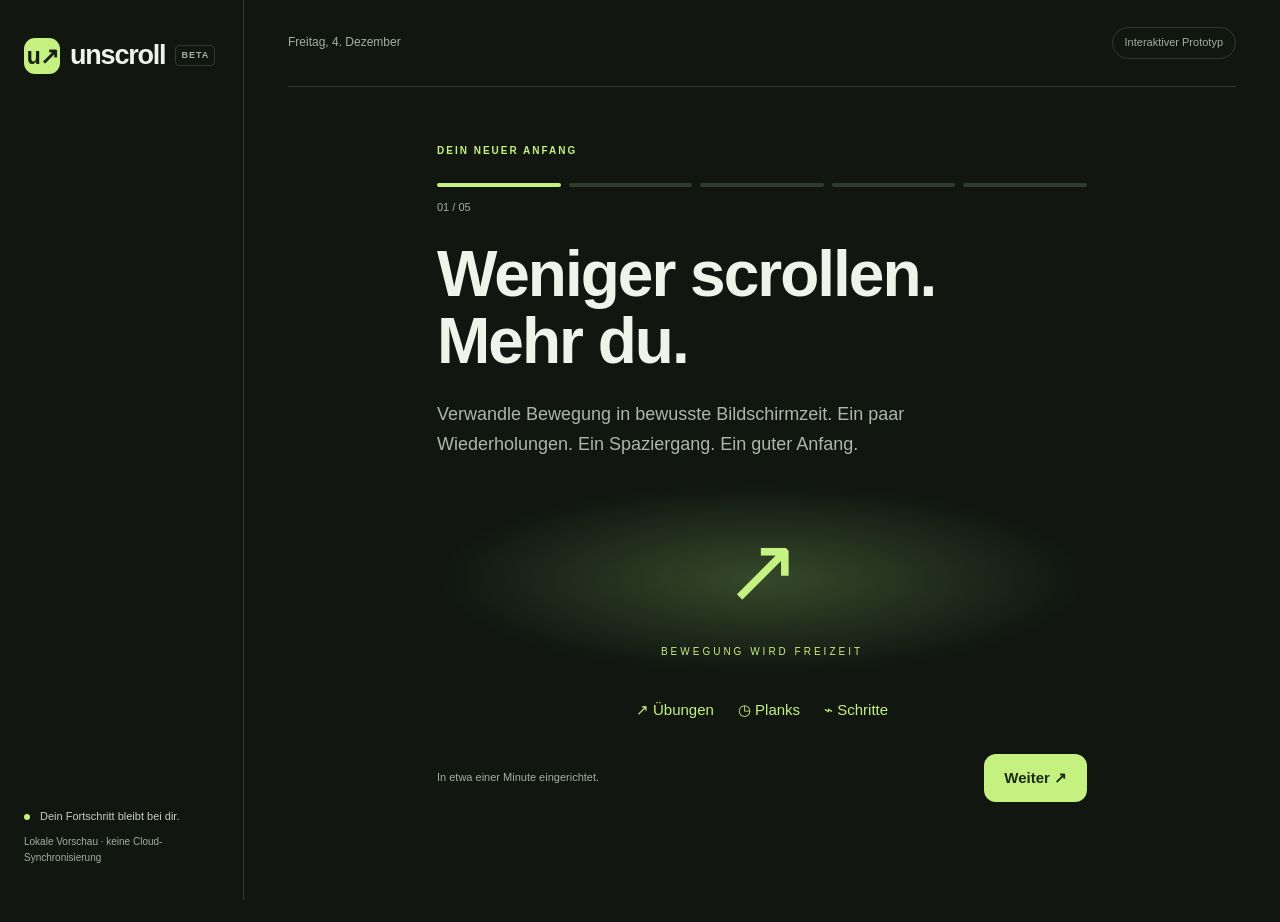
<file: preview/index.html>
<!doctype html>
<html lang="de">
<head>
  <meta charset="utf-8"><meta name="viewport" content="width=device-width,initial-scale=1">
  <meta name="theme-color" content="#111611"><title>Unscroll · Dein Prototyp</title>
  <link rel="stylesheet" href="style.css">
  <script src="model.js" defer></script><script src="app.js" defer></script>
</head>
<body>
  <aside class="sidebar">
    <a class="brand" href="#home" aria-label="Unscroll Start"><span class="brandmark">u↗</span>unscroll<span class="beta">BETA</span></a>
    <div class="nav-caption">MEHR LEBEN. WENIGER SCROLLEN.</div>
    <nav id="nav" aria-label="Hauptnavigation"></nav>
    <div class="sidebar-bottom"><span class="status-dot"></span> Dein Fortschritt bleibt bei dir.<p>Lokale Vorschau · keine Cloud-Synchronisierung</p></div>
  </aside>
  <div class="workspace">
    <header class="topbar"><span id="date"></span><div><span class="preview-badge">Interaktiver Prototyp</span><button id="avatar" class="avatar" aria-label="Profil öffnen">U</button></div></header>
    <div class="simulation-note"><span>ⓘ</span><span><strong>Vorschau am PC.</strong> App-Nutzung, Kamera und Freunde sind Simulationen. Echte iPhone-Apps werden hier nicht gesperrt.</span></div>
    <main id="content"></main>
    <footer>unscroll <span>Earn your screen time. Get your life back.</span><button id="reset" class="text-button">Vorschau zurücksetzen</button></footer>
  </div>
  <dialog id="dialog" aria-labelledby="dialog-title"></dialog>
  <div id="toast" role="status" aria-live="polite"></div>
</body></html>
</file>
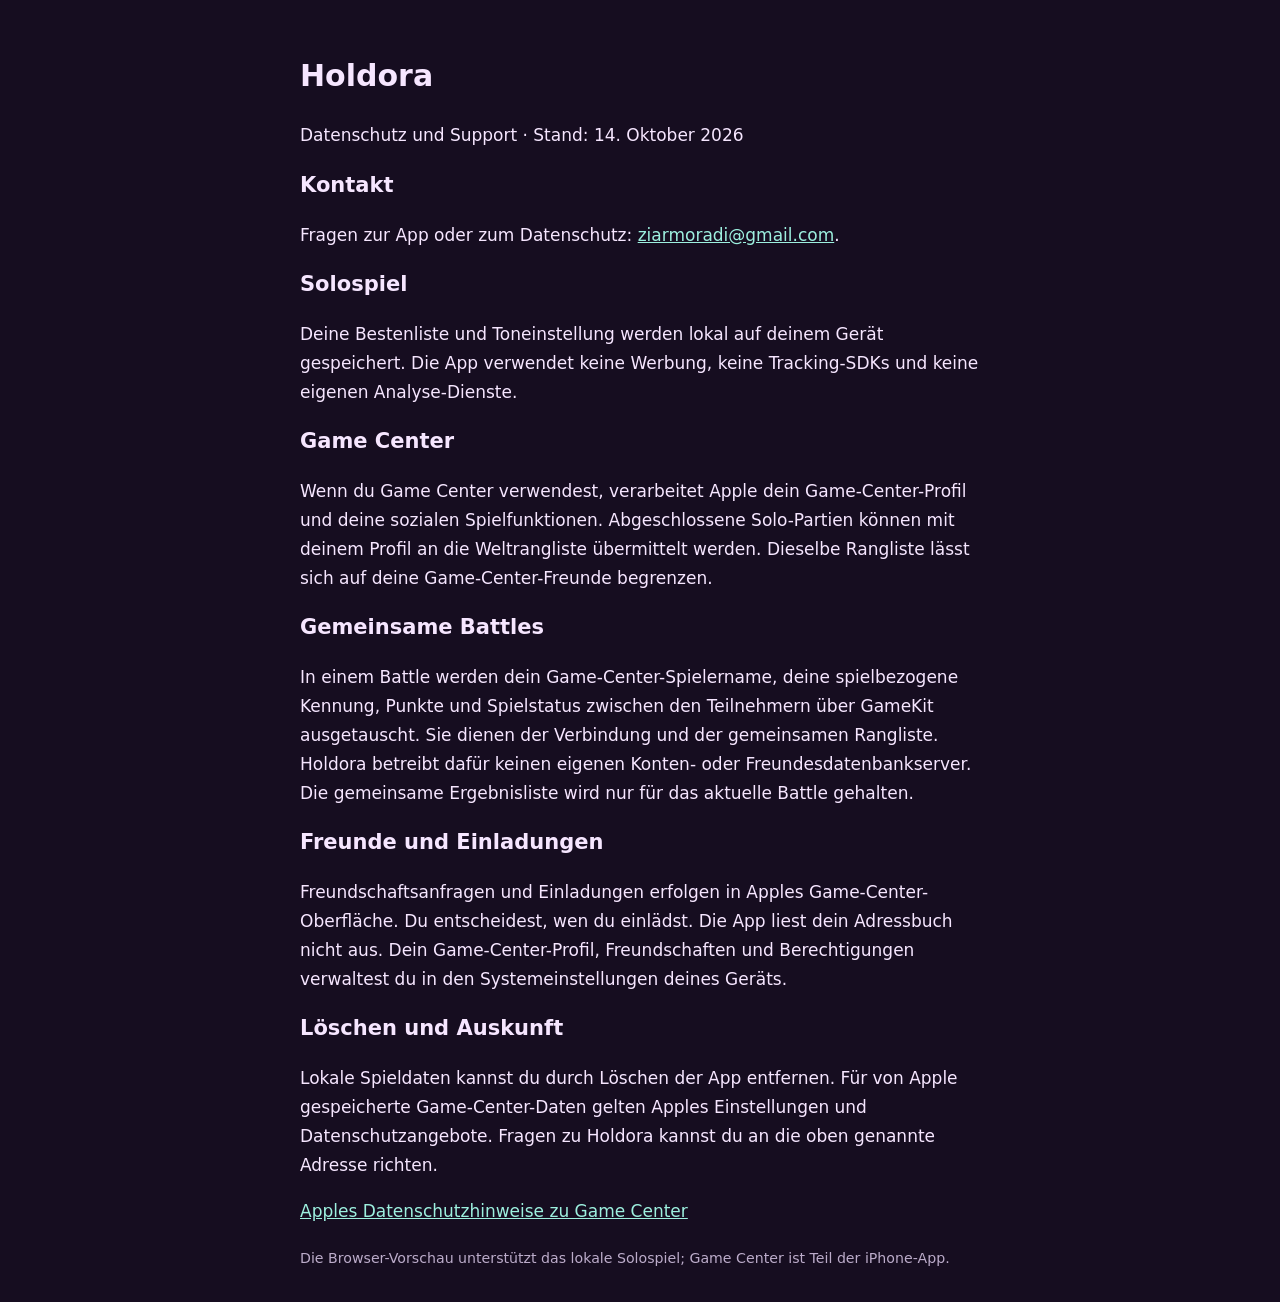
<file: holdora.html>
<!doctype html><html lang="de"><meta charset="utf-8"><meta name="viewport" content="width=device-width,initial-scale=1"><title>Holdora · Datenschutz & Support</title><style>body{font:17px/1.7 system-ui;background:#160d20;color:#f6e6ff;max-width:680px;margin:0 auto;padding:30px 24px}h1{font-size:30px}h2{font-size:21px}a{color:#9df0df}small{color:#bcacca}</style><h1>Holdora</h1><p>Datenschutz und Support · Stand: 14. Oktober 2026</p><h2>Kontakt</h2><p>Fragen zur App oder zum Datenschutz: <a href="mailto:ziarmoradi@gmail.com">ziarmoradi@gmail.com</a>.</p><h2>Solospiel</h2><p>Deine Bestenliste und Toneinstellung werden lokal auf deinem Gerät gespeichert. Die App verwendet keine Werbung, keine Tracking-SDKs und keine eigenen Analyse-Dienste.</p><h2>Game Center</h2><p>Wenn du Game Center verwendest, verarbeitet Apple dein Game-Center-Profil und deine sozialen Spielfunktionen. Abgeschlossene Solo-Partien können mit deinem Profil an die Weltrangliste übermittelt werden. Dieselbe Rangliste lässt sich auf deine Game-Center-Freunde begrenzen.</p><h2>Gemeinsame Battles</h2><p>In einem Battle werden dein Game-Center-Spielername, deine spielbezogene Kennung, Punkte und Spielstatus zwischen den Teilnehmern über GameKit ausgetauscht. Sie dienen der Verbindung und der gemeinsamen Rangliste. Holdora betreibt dafür keinen eigenen Konten- oder Freundesdatenbankserver. Die gemeinsame Ergebnisliste wird nur für das aktuelle Battle gehalten.</p><h2>Freunde und Einladungen</h2><p>Freundschaftsanfragen und Einladungen erfolgen in Apples Game-Center-Oberfläche. Du entscheidest, wen du einlädst. Die App liest dein Adressbuch nicht aus. Dein Game-Center-Profil, Freundschaften und Berechtigungen verwaltest du in den Systemeinstellungen deines Geräts.</p><h2>Löschen und Auskunft</h2><p>Lokale Spieldaten kannst du durch Löschen der App entfernen. Für von Apple gespeicherte Game-Center-Daten gelten Apples Einstellungen und Datenschutzangebote. Fragen zu Holdora kannst du an die oben genannte Adresse richten.</p><p><a href="https://www.apple.com/legal/privacy/data/en/game-center/">Apples Datenschutzhinweise zu Game Center</a></p><small>Die Browser-Vorschau unterstützt das lokale Solospiel; Game Center ist Teil der iPhone-App.</small></html>
</file>
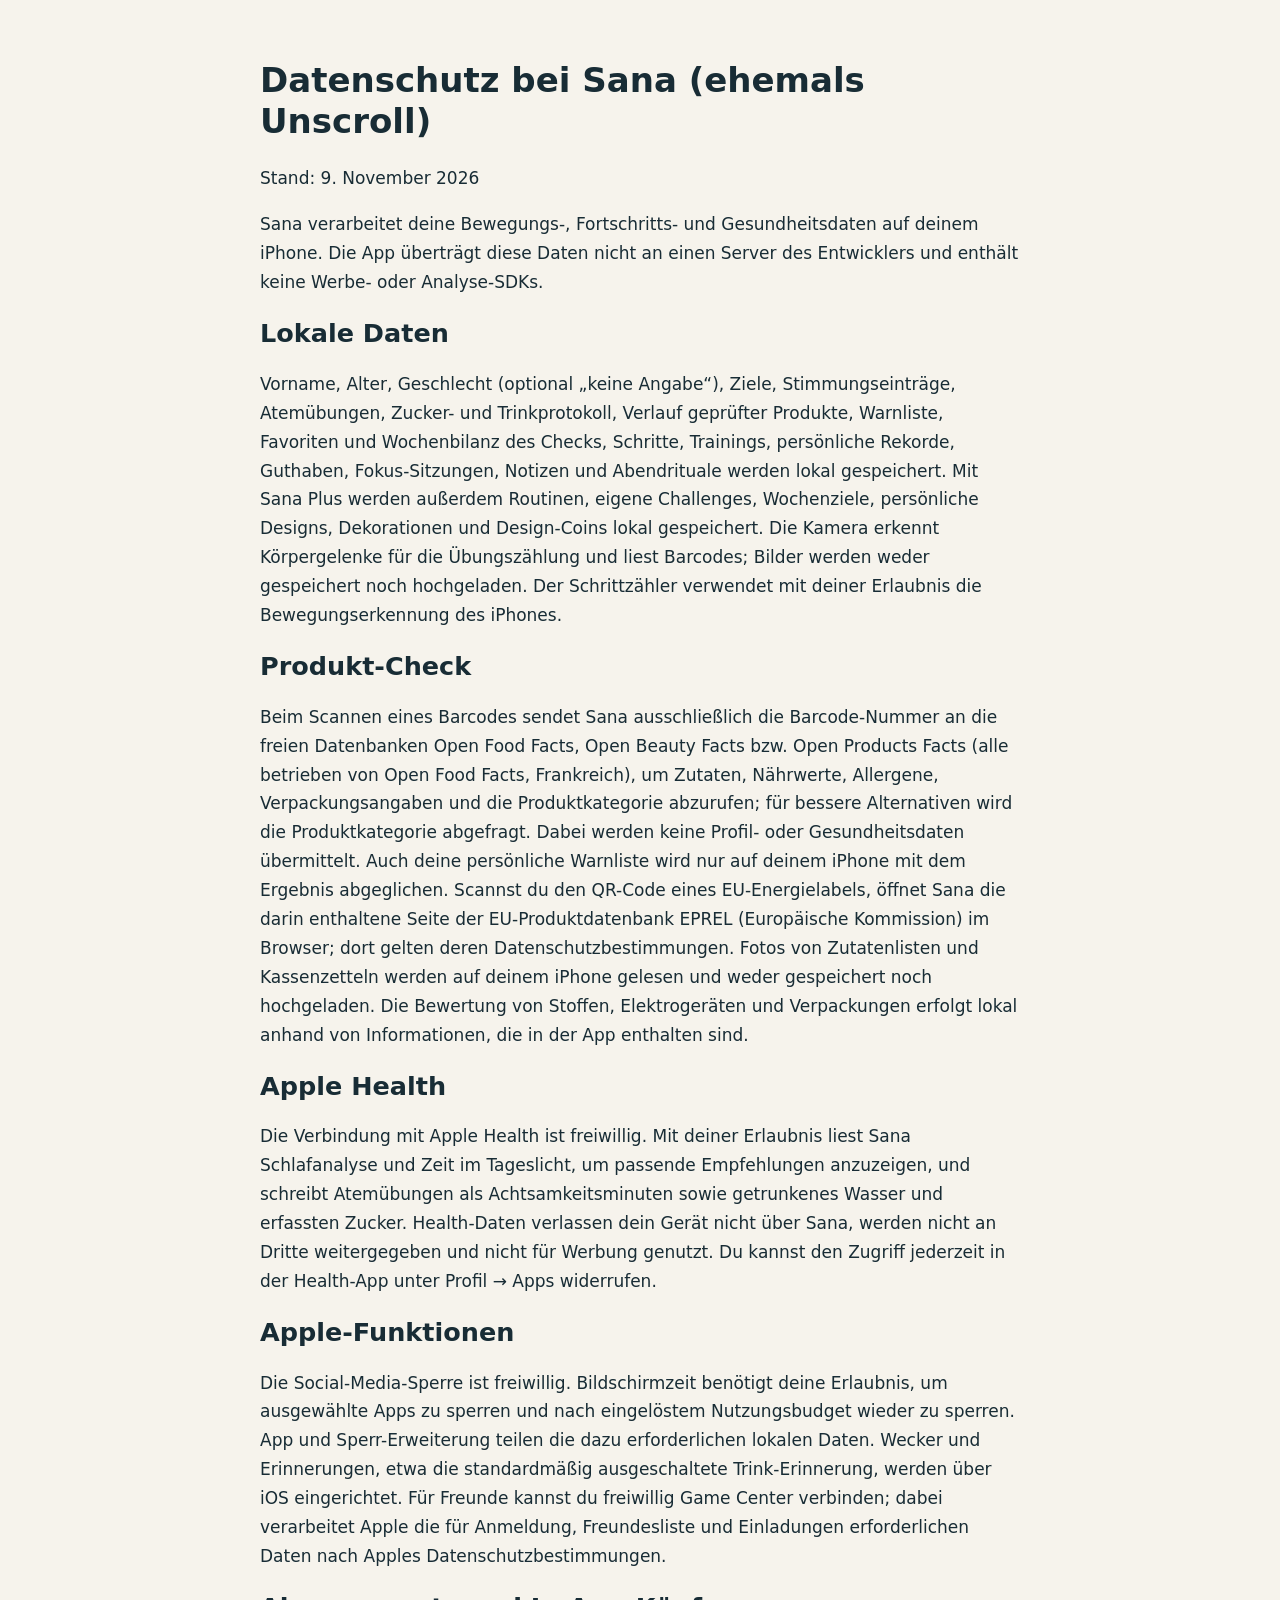
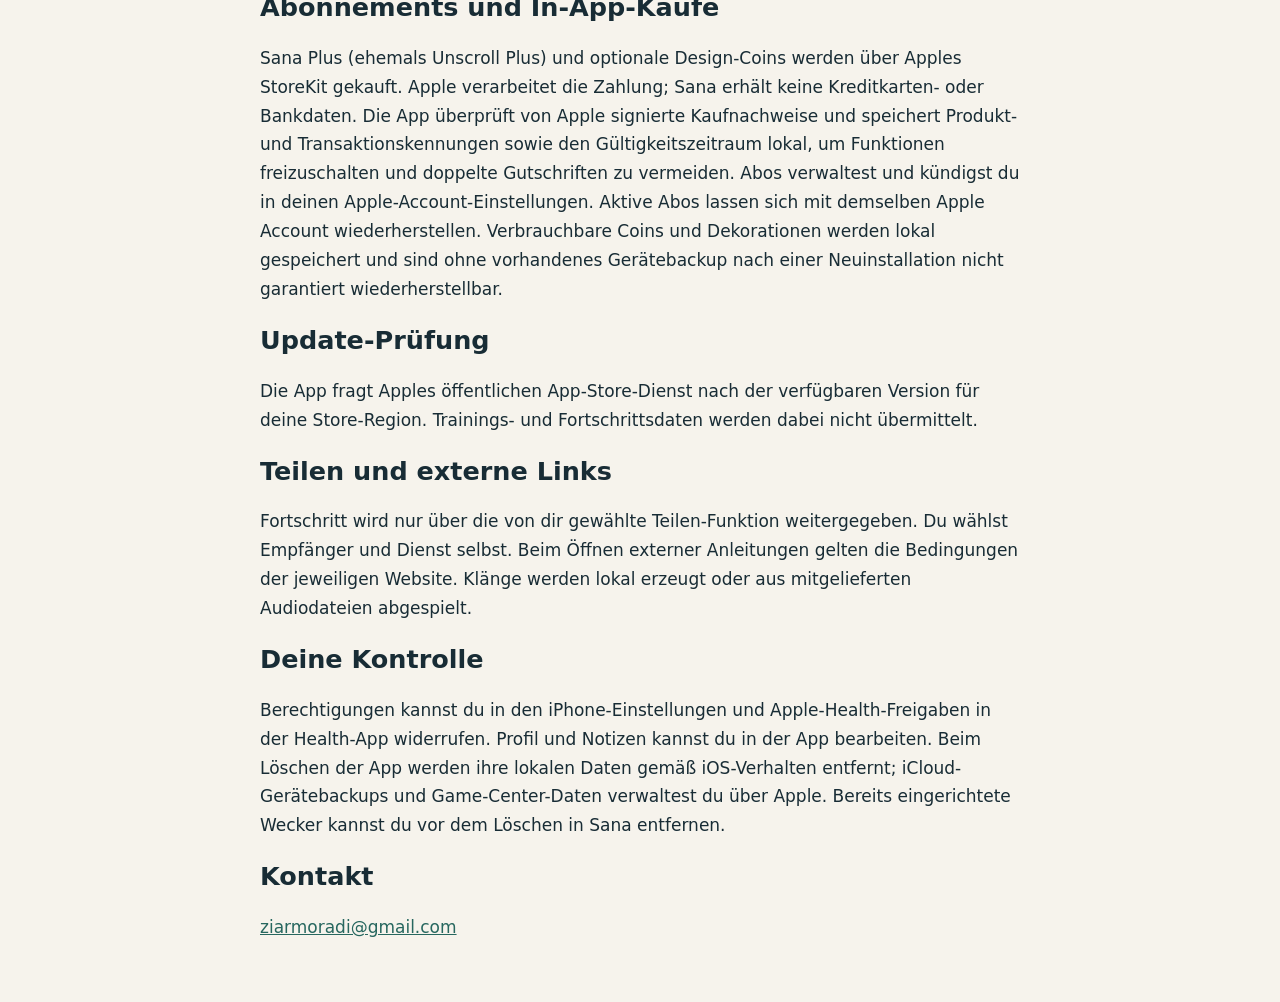
<file: privacy.html>
<!DOCTYPE html>
<html lang="de">
<head><meta charset="UTF-8"><meta name="viewport" content="width=device-width, initial-scale=1"><title>Datenschutz – Sana (ehemals Unscroll)</title>
<style>body{font:17px/1.7 system-ui;max-width:760px;margin:60px auto;padding:0 24px;color:#182c35;background:#f6f3ec}h1,h2{line-height:1.2}a{color:#27675f}</style></head>
<body>
<h1>Datenschutz bei Sana (ehemals Unscroll)</h1><p>Stand: 9. November 2026</p>
<p>Sana verarbeitet deine Bewegungs-, Fortschritts- und Gesundheitsdaten auf deinem iPhone. Die App überträgt diese Daten nicht an einen Server des Entwicklers und enthält keine Werbe- oder Analyse-SDKs.</p>
<h2>Lokale Daten</h2><p>Vorname, Alter, Geschlecht (optional „keine Angabe“), Ziele, Stimmungseinträge, Atemübungen, Zucker- und Trinkprotokoll, Verlauf geprüfter Produkte, Warnliste, Favoriten und Wochenbilanz des Checks, Schritte, Trainings, persönliche Rekorde, Guthaben, Fokus-Sitzungen, Notizen und Abendrituale werden lokal gespeichert. Mit Sana Plus werden außerdem Routinen, eigene Challenges, Wochenziele, persönliche Designs, Dekorationen und Design-Coins lokal gespeichert. Die Kamera erkennt Körpergelenke für die Übungszählung und liest Barcodes; Bilder werden weder gespeichert noch hochgeladen. Der Schrittzähler verwendet mit deiner Erlaubnis die Bewegungserkennung des iPhones.</p>
<h2>Produkt-Check</h2><p>Beim Scannen eines Barcodes sendet Sana ausschließlich die Barcode-Nummer an die freien Datenbanken Open Food Facts, Open Beauty Facts bzw. Open Products Facts (alle betrieben von Open Food Facts, Frankreich), um Zutaten, Nährwerte, Allergene, Verpackungsangaben und die Produktkategorie abzurufen; für bessere Alternativen wird die Produktkategorie abgefragt. Dabei werden keine Profil- oder Gesundheitsdaten übermittelt. Auch deine persönliche Warnliste wird nur auf deinem iPhone mit dem Ergebnis abgeglichen. Scannst du den QR-Code eines EU-Energielabels, öffnet Sana die darin enthaltene Seite der EU-Produktdatenbank EPREL (Europäische Kommission) im Browser; dort gelten deren Datenschutzbestimmungen. Fotos von Zutatenlisten und Kassenzetteln werden auf deinem iPhone gelesen und weder gespeichert noch hochgeladen. Die Bewertung von Stoffen, Elektrogeräten und Verpackungen erfolgt lokal anhand von Informationen, die in der App enthalten sind.</p>
<h2>Apple Health</h2><p>Die Verbindung mit Apple Health ist freiwillig. Mit deiner Erlaubnis liest Sana Schlafanalyse und Zeit im Tageslicht, um passende Empfehlungen anzuzeigen, und schreibt Atemübungen als Achtsamkeitsminuten sowie getrunkenes Wasser und erfassten Zucker. Health-Daten verlassen dein Gerät nicht über Sana, werden nicht an Dritte weitergegeben und nicht für Werbung genutzt. Du kannst den Zugriff jederzeit in der Health-App unter Profil → Apps widerrufen.</p>
<h2>Apple-Funktionen</h2><p>Die Social-Media-Sperre ist freiwillig. Bildschirmzeit benötigt deine Erlaubnis, um ausgewählte Apps zu sperren und nach eingelöstem Nutzungsbudget wieder zu sperren. App und Sperr-Erweiterung teilen die dazu erforderlichen lokalen Daten. Wecker und Erinnerungen, etwa die standardmäßig ausgeschaltete Trink-Erinnerung, werden über iOS eingerichtet. Für Freunde kannst du freiwillig Game Center verbinden; dabei verarbeitet Apple die für Anmeldung, Freundesliste und Einladungen erforderlichen Daten nach Apples Datenschutzbestimmungen.</p>
<h2>Abonnements und In-App-Käufe</h2><p>Sana Plus (ehemals Unscroll Plus) und optionale Design-Coins werden über Apples StoreKit gekauft. Apple verarbeitet die Zahlung; Sana erhält keine Kreditkarten- oder Bankdaten. Die App überprüft von Apple signierte Kaufnachweise und speichert Produkt- und Transaktionskennungen sowie den Gültigkeitszeitraum lokal, um Funktionen freizuschalten und doppelte Gutschriften zu vermeiden. Abos verwaltest und kündigst du in deinen Apple-Account-Einstellungen. Aktive Abos lassen sich mit demselben Apple Account wiederherstellen. Verbrauchbare Coins und Dekorationen werden lokal gespeichert und sind ohne vorhandenes Gerätebackup nach einer Neuinstallation nicht garantiert wiederherstellbar.</p><h2>Update-Prüfung</h2><p>Die App fragt Apples öffentlichen App-Store-Dienst nach der verfügbaren Version für deine Store-Region. Trainings- und Fortschrittsdaten werden dabei nicht übermittelt.</p>
<h2>Teilen und externe Links</h2><p>Fortschritt wird nur über die von dir gewählte Teilen-Funktion weitergegeben. Du wählst Empfänger und Dienst selbst. Beim Öffnen externer Anleitungen gelten die Bedingungen der jeweiligen Website. Klänge werden lokal erzeugt oder aus mitgelieferten Audiodateien abgespielt.</p>
<h2>Deine Kontrolle</h2><p>Berechtigungen kannst du in den iPhone-Einstellungen und Apple-Health-Freigaben in der Health-App widerrufen. Profil und Notizen kannst du in der App bearbeiten. Beim Löschen der App werden ihre lokalen Daten gemäß iOS-Verhalten entfernt; iCloud-Gerätebackups und Game-Center-Daten verwaltest du über Apple. Bereits eingerichtete Wecker kannst du vor dem Löschen in Sana entfernen.</p>
<h2>Kontakt</h2><p><a href="mailto:ziarmoradi@gmail.com">ziarmoradi@gmail.com</a></p>
</body></html>
</file>
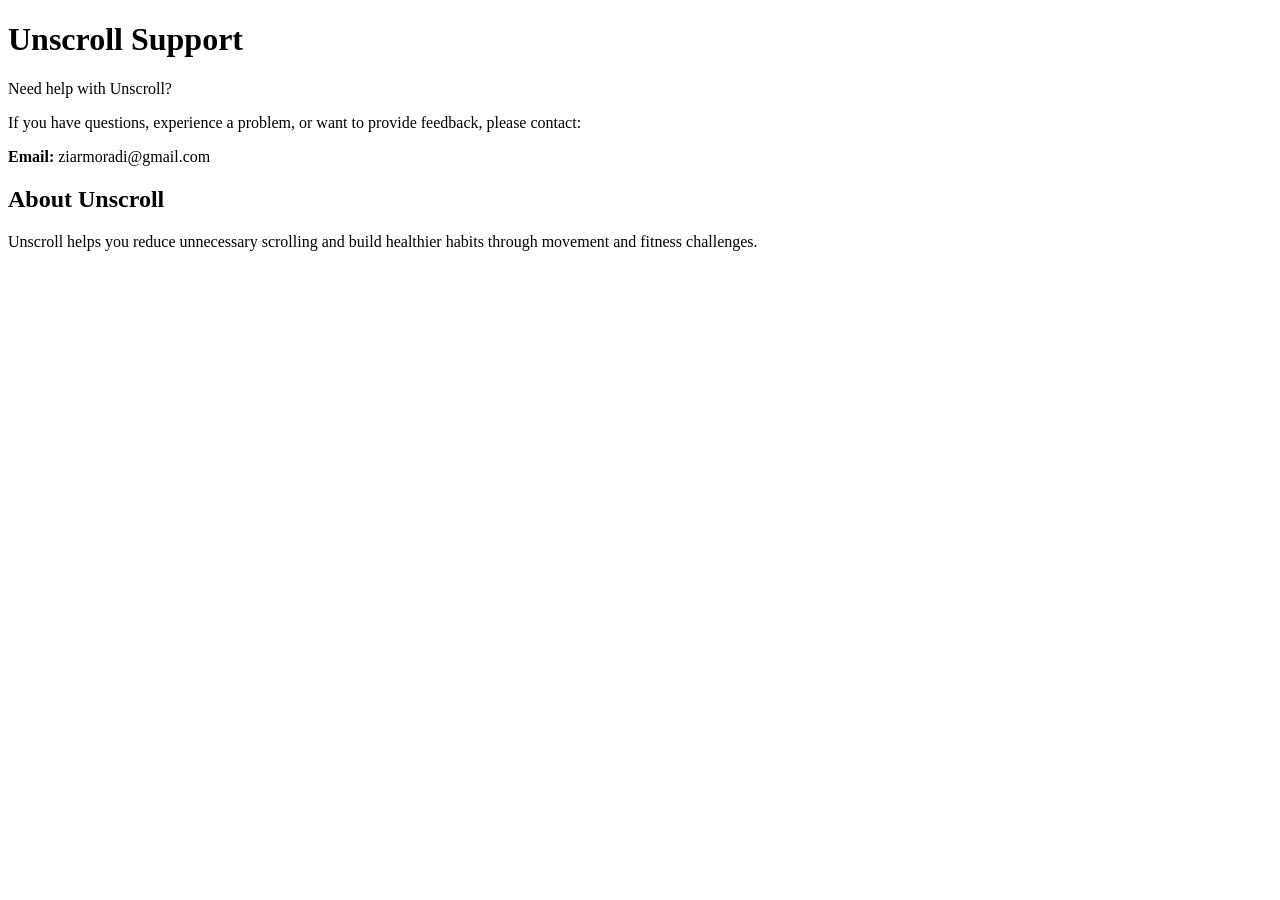
<file: support.html>
<!DOCTYPE html>
<html lang="en">
<head>
  <meta charset="UTF-8">
  <meta name="viewport" content="width=device-width, initial-scale=1.0">
  <title>Unscroll Support</title>
</head>
<body>
  <h1>Unscroll Support</h1>

  <p>Need help with Unscroll?</p>

  <p>If you have questions, experience a problem, or want to provide feedback, please contact:</p>

  <p><strong>Email:</strong> ziarmoradi@gmail.com</p>

  <h2>About Unscroll</h2>
  <p>Unscroll helps you reduce unnecessary scrolling and build healthier habits through movement and fitness challenges.</p>
</body>
</html>
</file>
<file: preview/style.css>
:root{color-scheme:dark;--bg:#111611;--panel:#1b221b;--line:#303a30;--muted:#a2afa0;--text:#f0f3e9;--lime:#c4f180;--font:Inter,Segoe UI,Arial,sans-serif}*{box-sizing:border-box}body{margin:0;background:var(--bg);color:var(--text);font:15px/1.6 var(--font)}button,a,input,select{font:inherit}button,a{touch-action:manipulation}button{cursor:pointer;border:0}button:disabled{opacity:.42;cursor:not-allowed}button:focus-visible,a:focus-visible,input:focus-visible,select:focus-visible{outline:3px solid var(--lime);outline-offset:4px}a{color:inherit;text-decoration:none}button{color:inherit}h1,h2,h3,p{margin:0}h1{font-size:clamp(32px,4vw,50px);line-height:1.12;letter-spacing:-2px;font-weight:650}h2{font-size:21px;letter-spacing:-.6px}h3{font-size:17px}small{font-size:12px}.sidebar{position:fixed;inset:0 auto 0 0;width:244px;padding:34px 24px;border-right:1px solid var(--line);display:flex;flex-direction:column}.brand{display:flex;align-items:center;gap:10px;font-size:27px;font-weight:700;letter-spacing:-1.2px}.brandmark{display:grid;place-items:center;background:var(--lime);color:#172112;width:36px;height:36px;border-radius:11px;font-size:23px}.beta{font-size:9px;letter-spacing:1px;color:var(--muted);border:1px solid var(--line);padding:2px 5px;border-radius:4px}.nav-caption{font-size:9px;letter-spacing:1.4px;color:var(--muted);margin:38px 0 20px}nav{display:grid;gap:8px}nav a{display:flex;align-items:center;gap:14px;padding:12px 14px;color:var(--muted);border-radius:12px}nav a.active{color:var(--lime);background:#293323}nav a:hover{background:#232c22}.nav-icon{font-size:21px;width:22px;text-align:center}.sidebar-bottom{margin-top:auto;font-size:11px;color:#c6d1bd}.sidebar-bottom p{color:var(--muted);margin-top:8px;font-size:10px}.status-dot{display:inline-block;width:6px;height:6px;border-radius:50%;background:var(--lime);margin-right:7px}.workspace{margin-left:244px;max-width:1700px}.topbar{height:87px;border-bottom:1px solid var(--line);margin:0 44px;display:flex;justify-content:space-between;align-items:center;color:var(--muted);font-size:12px}.topbar>div{display:flex;align-items:center;gap:18px}.preview-badge{border:1px solid var(--line);border-radius:20px;padding:6px 12px;font-size:11px}.avatar{border-radius:50%;background:#d7cfaf;color:#252e23;width:35px;height:35px;font-weight:700}.simulation-note{margin:22px 44px 0;display:flex;gap:10px;color:#b6c2ab;font-size:11px;max-width:940px}.simulation-note strong{color:#dfe8d8}main{padding:32px 44px 40px;min-height:calc(100vh - 220px)}.eyebrow{color:var(--lime);font-size:10px;letter-spacing:2px;font-weight:650;margin-bottom:13px}.heading{display:flex;justify-content:space-between;align-items:center;margin-bottom:28px;gap:20px}.subtitle{color:var(--muted);margin-top:13px;font-size:13px}.pill{border:1px solid var(--line);border-radius:24px;padding:7px 13px;font-size:11px;white-space:nowrap}.home-grid{display:grid;grid-template-columns:minmax(0,1.55fr) minmax(270px,1fr);gap:20px}.card{background:var(--panel);border:1px solid var(--line);border-radius:24px;padding:25px}.wallet{background:radial-gradient(ellipse at 95% 10%,#39492c55,transparent 65%),var(--panel);min-height:300px;position:relative;overflow:hidden}.card-top{display:flex;justify-content:space-between;align-items:center;gap:12px;font-size:12px;color:#becab4}.wallet-value{font-size:88px;line-height:1.1;letter-spacing:-5px;font-weight:650;margin-top:27px}.wallet-value span{font-size:16px;letter-spacing:0;color:var(--muted);font-weight:400;margin-left:8px}.wallet-bottom{display:flex;align-items:center;gap:16px;margin-top:23px}.primary{background:var(--lime);color:#1c2913;padding:12px 20px;font-weight:650;border-radius:12px}.secondary{padding:11px 17px;border:1px solid var(--line);border-radius:12px;background:#242e22}.quiet{color:var(--muted);font-size:11px}.ring{width:124px;height:124px;border-radius:50%;display:grid;place-items:center;position:relative;background:conic-gradient(var(--lime) var(--progress),#303c2d 0)}.ring:before{content:'';position:absolute;inset:9px;border-radius:50%;background:var(--panel)}.ring>div{position:relative;text-align:center}.ring strong{font-size:29px;line-height:1}.ring small{display:block;color:var(--muted);font-size:10px;margin-top:6px}.goal-main{display:flex;justify-content:center;align-items:center;gap:20px;margin:28px 0 20px}.goal-copy p{color:var(--muted);font-size:11px;max-width:110px}.goal-copy strong{font-size:16px;display:block;margin-bottom:7px}.progress-caption{color:var(--muted);font-size:11px;border-top:1px solid var(--line);padding-top:13px}.section-head{display:flex;justify-content:space-between;align-items:center;margin:29px 0 14px}.text-button{background:transparent;padding:0;color:var(--muted);font-size:12px}.text-button:hover{color:var(--lime)}.exercises{display:grid;grid-template-columns:repeat(4,1fr);gap:12px}.exercise{padding:19px 17px;text-align:left;background:var(--panel);border:1px solid var(--line);border-radius:19px;transition:transform .18s,border-color .18s}.exercise:hover{border-color:#77925a;transform:translateY(-3px)}.exercise-icon{width:41px;height:41px;border-radius:13px;display:grid;place-items:center;background:#33412a;color:var(--lime);margin-bottom:19px;font-size:23px}.exercise:nth-child(2) .exercise-icon{background:#3c3327;color:#e7bd7d}.exercise:nth-child(3) .exercise-icon{background:#2c383f;color:#b1d5e6}.exercise:nth-child(4) .exercise-icon{background:#3d2f3d;color:#d2a7d0}.exercise p{font-size:10px;color:var(--muted);margin-top:5px}.exercise-title{display:flex;justify-content:space-between;gap:8px;font-size:13px;font-weight:600}.bottom-grid{display:grid;grid-template-columns:1.3fr 1fr;gap:20px;margin-top:22px}.assistant{background:#222c1d;position:relative}.assistant-icon{color:var(--lime);font-size:20px}.assistant h3{margin:12px 0 9px}.assistant p{color:#bdc9b4;font-size:12px;max-width:440px}.assistant small{display:block;margin-top:20px;color:var(--muted);font-size:10px}.app-row{display:flex;align-items:center;justify-content:space-between;padding:12px 0;border-bottom:1px solid var(--line);gap:12px}.app-row:last-child{border-bottom:0}.app-name{display:flex;align-items:center;gap:10px;font-size:12px}.app-icon{display:grid;place-items:center;width:29px;height:29px;background:#3e3345;border-radius:9px;font-weight:700;color:#e2c9df}.app-status{font-size:10px;color:var(--muted)}.stats{display:grid;grid-template-columns:repeat(3,1fr);gap:15px;margin:22px 0}.stat{background:var(--panel);padding:23px;border:1px solid var(--line);border-radius:19px}.stat strong{font-size:32px;display:block}.stat span{font-size:11px;color:var(--muted)}.chart{height:210px;display:flex;align-items:end;gap:16px;margin-top:25px;padding:20px 8px 26px;border-bottom:1px solid var(--line)}.bar-column{height:100%;display:flex;flex:1;flex-direction:column;justify-content:end;align-items:center;position:relative;gap:6px}.bar{background:var(--lime);width:100%;max-width:44px;border-radius:7px 7px 2px 2px;min-height:3px}.bar-column small{color:var(--muted);position:absolute;bottom:-26px}.bar-column span{font-size:10px;color:var(--muted)}.rows .row{display:flex;justify-content:space-between;padding:14px 0;border-bottom:1px solid var(--line);font-size:13px}.rows .row:last-child{border-bottom:0}.empty{padding:27px 0;color:var(--muted);font-size:13px}.profile-grid{display:grid;grid-template-columns:1fr 1fr;gap:20px}label.field{display:grid;gap:7px;font-size:12px;margin:16px 0;color:#c2cebc}input,select{width:100%;color:var(--text);background:#131b12;border:1px solid #42503c;border-radius:10px;padding:11px 12px;min-height:44px}input[type=checkbox]{width:19px;min-height:19px;accent-color:var(--lime)}.check{display:flex;align-items:center;gap:12px;padding:10px 0}.field-grid{display:grid;grid-template-columns:1fr 1fr;gap:15px}.hint{font-size:11px;color:var(--muted);margin:12px 0}.badge{background:#324128;color:var(--lime);font-size:10px;border-radius:7px;padding:4px 8px}.steps{display:flex;gap:9px;margin:24px 0}.step{flex:1;aspect-ratio:1;max-width:50px;background:#2b3627;border-radius:12px;display:grid;place-items:center;color:var(--muted)}.step.done{background:var(--lime);color:#1d2a16}.friend{display:flex;align-items:center;gap:12px;padding:16px 0;border-bottom:1px solid var(--line)}.friend .avatar{display:grid;place-items:center}.friend strong{font-size:13px}.friend small{color:var(--muted);display:block}.friend .score{margin-left:auto;color:var(--lime);font-size:16px}footer{margin:0 44px;padding:22px 0;border-top:1px solid var(--line);font-weight:650;display:flex;gap:18px;align-items:center;color:#b4c1a9;font-size:13px}footer span{font-size:10px;font-weight:400;color:var(--muted)}footer button{margin-left:auto}dialog{border:1px solid #495541;border-radius:26px;background:#1a2318;color:var(--text);max-width:480px;width:calc(100% - 32px);padding:28px;max-height:90vh;overflow:auto}dialog::backdrop{background:#040704be;backdrop-filter:blur(7px)}.dialog-head{display:flex;justify-content:space-between;align-items:center;gap:15px}.close{width:33px;height:33px;border-radius:50%;background:#303c2a;font-size:20px}.camera-sim{background:radial-gradient(ellipse,#33432c,#121b11);border:1px dashed #5c7150;border-radius:18px;margin:20px 0;padding:25px;display:grid;place-items:center;min-height:175px;position:relative}.camera-sim svg{width:120px;height:100px;color:var(--lime)}.camera-sim small{font-size:10px;color:var(--muted);margin-top:14px}.counter{font-size:60px;line-height:1.2;text-align:center;color:var(--lime);font-variant-numeric:tabular-nums}.counter-label{text-align:center;color:var(--muted);font-size:12px;margin-bottom:20px}.actions{display:flex;gap:10px;flex-wrap:wrap;margin-top:17px}.actions>*{flex:1}.full{width:100%}.error{color:#ffd0b3;margin-top:8px;font-size:12px}#toast{position:fixed;left:calc(50% + 122px);bottom:28px;transform:translateX(-50%) translateY(25px);background:var(--lime);color:#182512;padding:13px 22px;border-radius:13px;opacity:0;pointer-events:none;transition:.2s;z-index:10;font-size:13px;max-width:90vw}#toast.show{opacity:1;transform:translateX(-50%) translateY(0)}.training-note{max-width:670px;font-size:13px;color:var(--muted);margin-bottom:24px}.danger{color:#e1b59b}.alarm-time{font-size:57px;font-weight:600;letter-spacing:-2px;margin:13px 0}.inline-note{padding:12px 15px;border:1px solid var(--line);border-radius:12px;font-size:11px;color:var(--muted);margin-top:15px}.mobile-brand{display:none}@media(min-width:1500px){main{padding-top:45px}.wallet{min-height:340px}.wallet-value{font-size:104px}}@media(max-width:1100px){.sidebar{width:202px;padding:28px 17px}.workspace{margin-left:202px}.topbar,footer{margin-left:28px;margin-right:28px}.simulation-note{margin-left:28px;margin-right:28px}main{padding:28px}.home-grid{grid-template-columns:1.35fr 1fr}.goal-main{gap:12px}.ring{width:105px;height:105px;flex-shrink:0}.exercises{grid-template-columns:repeat(2,1fr)}#toast{left:calc(50% + 101px)}}@media(max-width:760px){.sidebar{position:fixed;top:auto;bottom:0;left:0;width:100%;height:74px;padding:8px 10px;background:#141d13f7;z-index:5;border-top:1px solid var(--line);border-right:0;backdrop-filter:blur(15px)}.sidebar>.brand,.nav-caption,.sidebar-bottom{display:none}nav{display:flex;justify-content:space-around;gap:0}nav a{display:flex;flex-direction:column;font-size:9px;gap:1px;padding:4px 10px;border-radius:10px}.nav-icon{font-size:21px}.workspace{margin-left:0}.topbar{height:65px;margin:0 20px}.preview-badge{font-size:10px;padding:5px 8px}.topbar>div{gap:10px}.simulation-note{margin:18px 20px 0;font-size:10px}main{padding:26px 20px 30px;min-height:70vh}.heading{margin-bottom:23px}.heading .pill{display:none}h1{font-size:36px;letter-spacing:-1.5px}.home-grid,.bottom-grid,.profile-grid{grid-template-columns:1fr}.wallet{min-height:290px}.goal-main{justify-content:flex-start;margin:18px 0}.goal-copy p{max-width:none}.goal-main .ring{width:93px;height:93px}.goal-main .ring strong{font-size:24px}.goal-main .ring small{font-size:9px}.goal-copy{flex:1}.card{padding:21px;border-radius:21px}.bottom-grid{gap:16px}.wallet-value{font-size:84px}.wallet-bottom{gap:12px}.stats{gap:8px}.stat{padding:14px 12px}.stat strong{font-size:25px}.stat span{font-size:10px}.heading .secondary{font-size:11px;padding:9px 12px}footer{margin:0 20px 88px;flex-wrap:wrap;gap:9px}footer span{flex:1}footer button{width:100%;text-align:left;margin:6px 0 0}#toast{left:50%;bottom:90px}.field-grid{gap:10px}.ring{--progress:0deg}.exercise{min-height:146px}.subtitle{font-size:12px}}

.wallet-bottom .primary{flex-shrink:0;white-space:nowrap}#toast{width:max-content}

/* Guided first launch and walking balance. */
.onboarding .sidebar nav,.onboarding .sidebar .nav-caption,.onboarding footer,.onboarding .simulation-note,.onboarding #avatar{display:none}
.intro-shell{max-width:650px;margin:24px auto 80px}.intro-shell h1{font-size:clamp(38px,6vw,64px);line-height:1.06;letter-spacing:-2px;margin:24px 0}.intro-lead{font-size:18px;line-height:1.65;color:#acb6ab;max-width:540px}.intro-progress{display:flex;gap:8px;margin-top:24px}.intro-progress span{height:4px;background:#303b30;flex:1;border-radius:4px}.intro-progress .filled{background:#c4f180}.intro-orbit{height:190px;display:flex;align-items:center;justify-content:center;flex-direction:column;margin:24px 0;background:radial-gradient(ellipse,#35492a 0%,transparent 70%)}.intro-orbit span{font-size:92px;color:#c4f180}.intro-orbit small{letter-spacing:3px;color:#c4f180;font-size:10px}.intro-benefits{display:flex;gap:24px;justify-content:center;color:#c4f180}.intro-actions{display:flex;justify-content:space-between;align-items:center;gap:16px;margin-top:32px}.mode-options{display:grid;gap:12px;margin:24px 0}.mode-option{display:flex;justify-content:space-between;align-items:center;padding:20px;border-radius:18px;border:1px solid #344134;background:#1c241c;color:#edf3e9;cursor:pointer;text-align:left}.mode-option.selected{border-color:#c4f180;background:#2b3922}.mode-option strong{font-size:20px}.mode-option small{display:block;color:#acb6ab;margin-top:6px}.mode-option b{font-size:32px;color:#c4f180}.steps-card{margin:24px 0}.step-total{display:flex;gap:16px;align-items:baseline;margin:18px 0}.step-total strong{font-size:48px;letter-spacing:-2px}.step-total span{color:#acb6ab}.step-track{height:7px;background:#344134;border-radius:8px;overflow:hidden}.step-track span{display:block;height:100%;background:#c4f180}.onboarding .field input{font-size:20px;min-height:56px}@media(max-width:650px){.intro-shell{margin:0 auto 32px}.intro-actions{align-items:stretch;flex-wrap:wrap}.intro-actions .primary{margin-left:auto}.intro-benefits{gap:18px;font-size:13px}.step-total{flex-direction:column;gap:0}.steps-card .actions{flex-wrap:wrap}.onboarding .workspace{padding-bottom:0}}
@media(max-width:760px){.onboarding .sidebar{display:none}}
</file>
